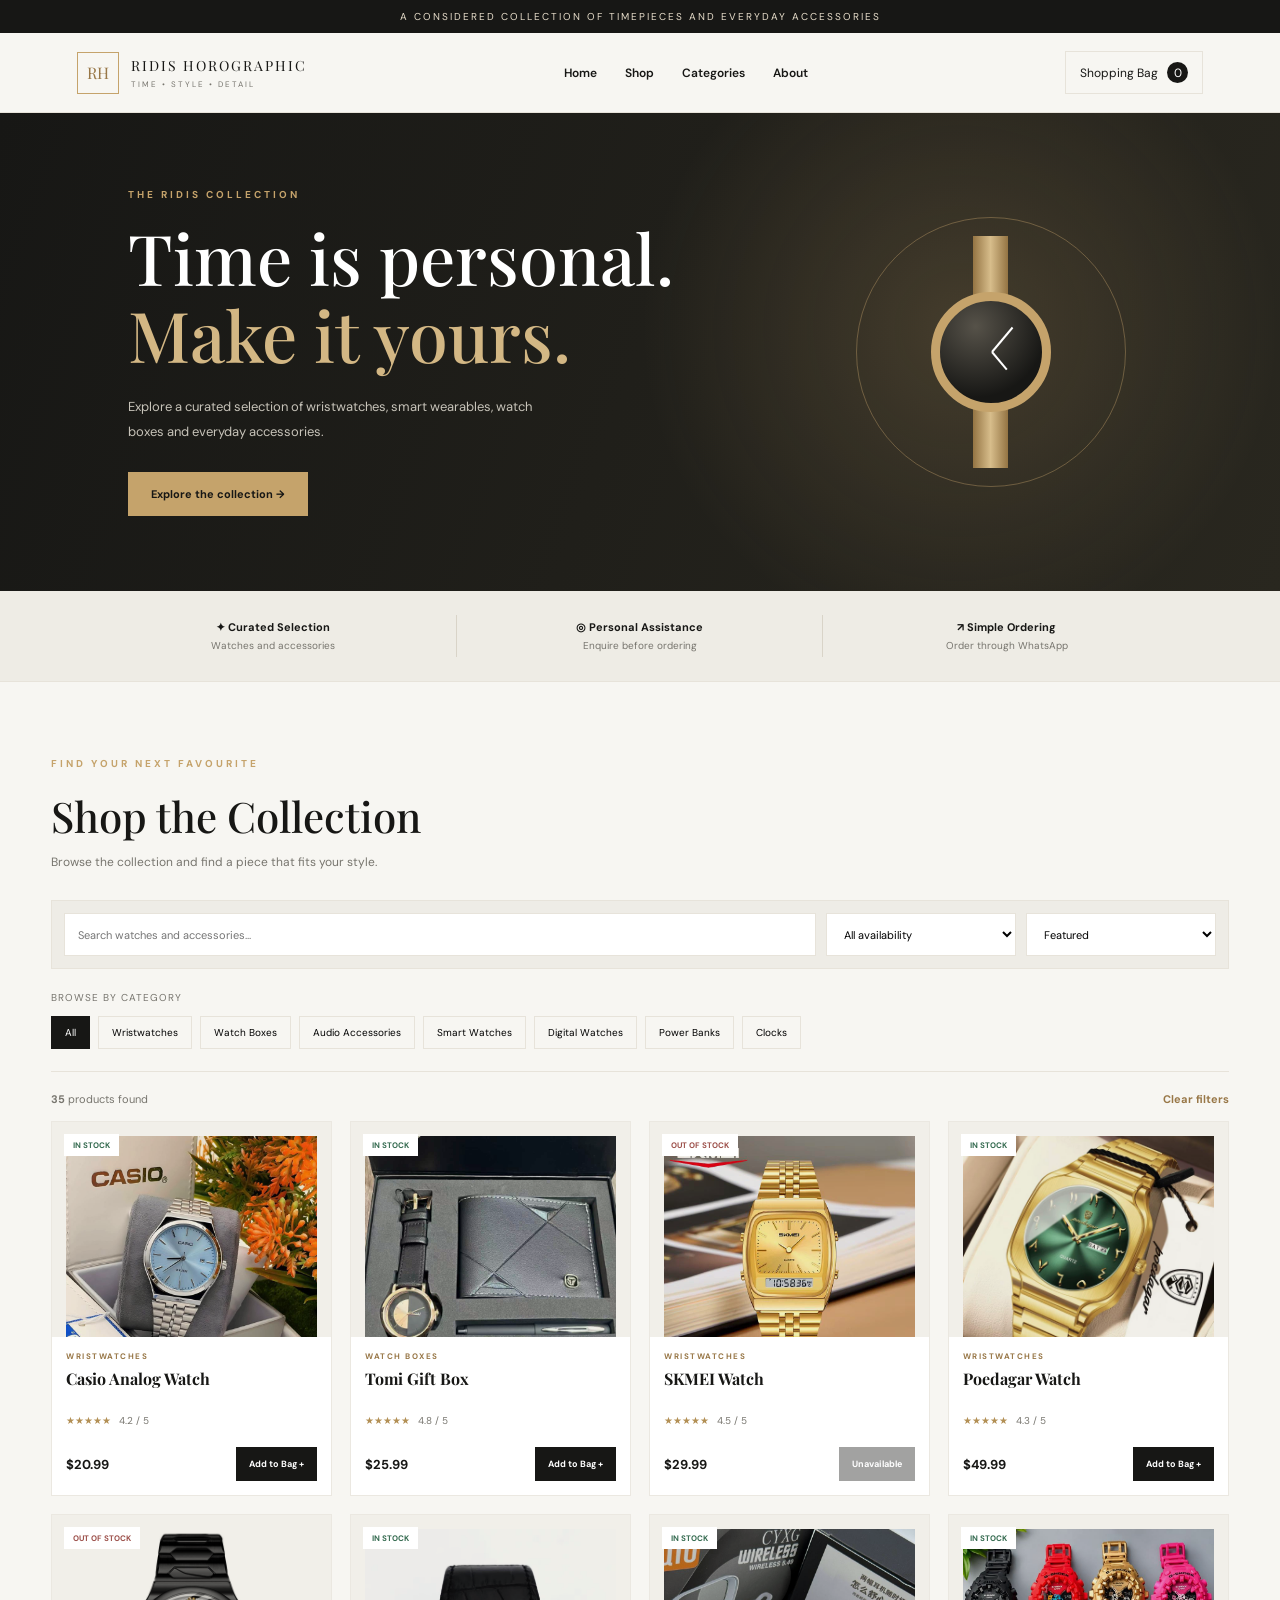
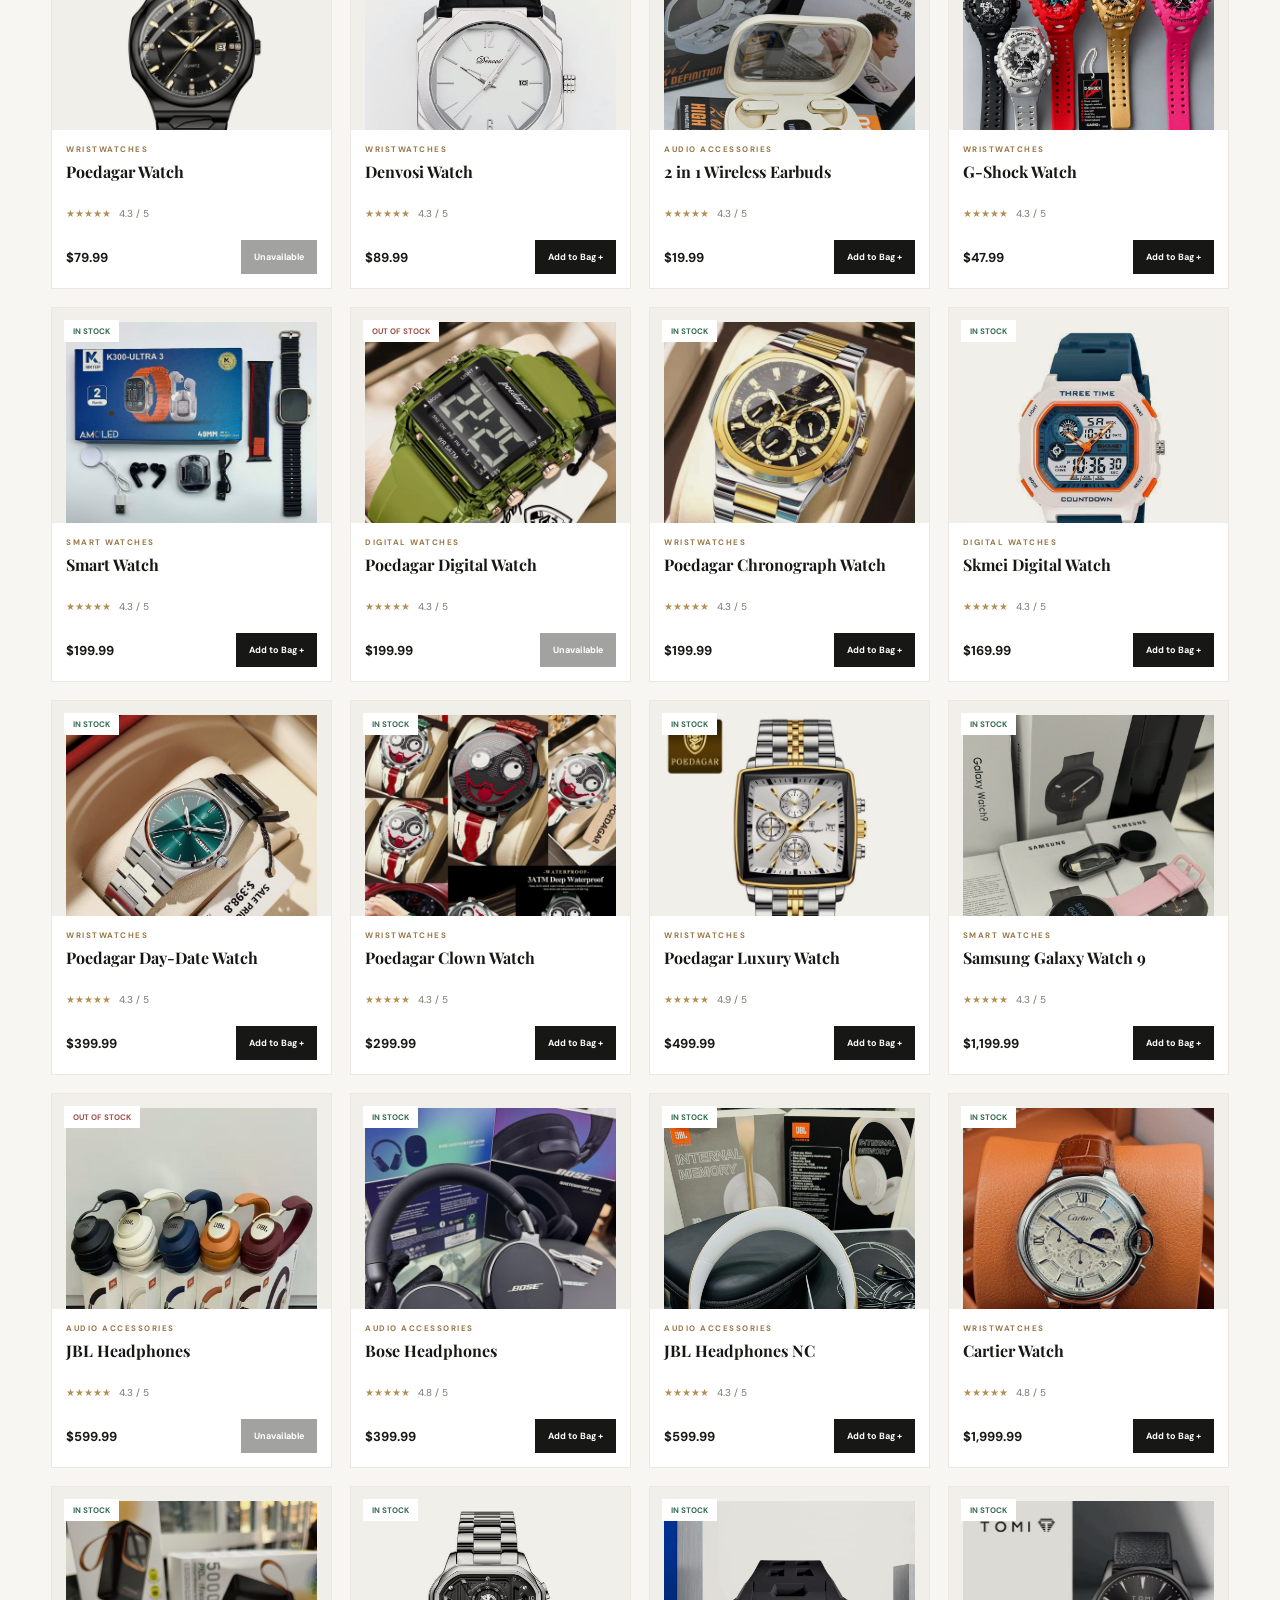
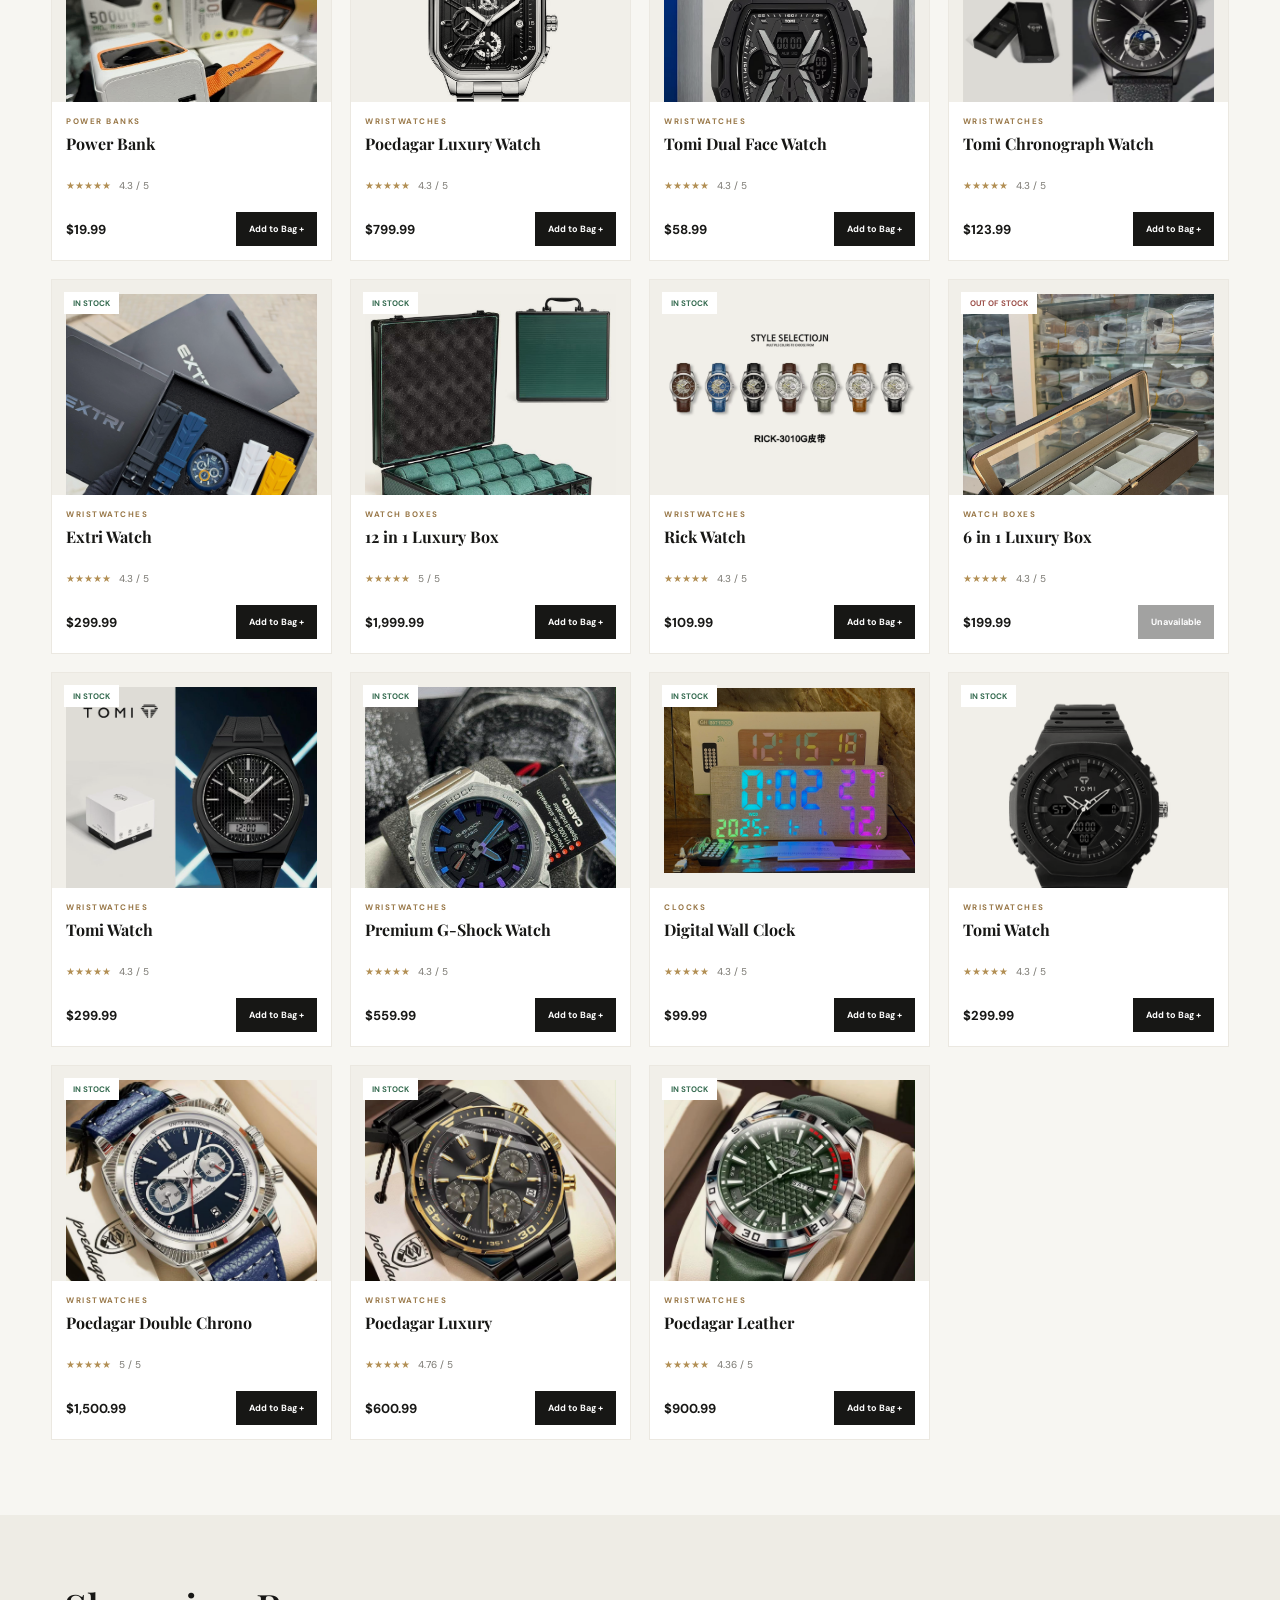
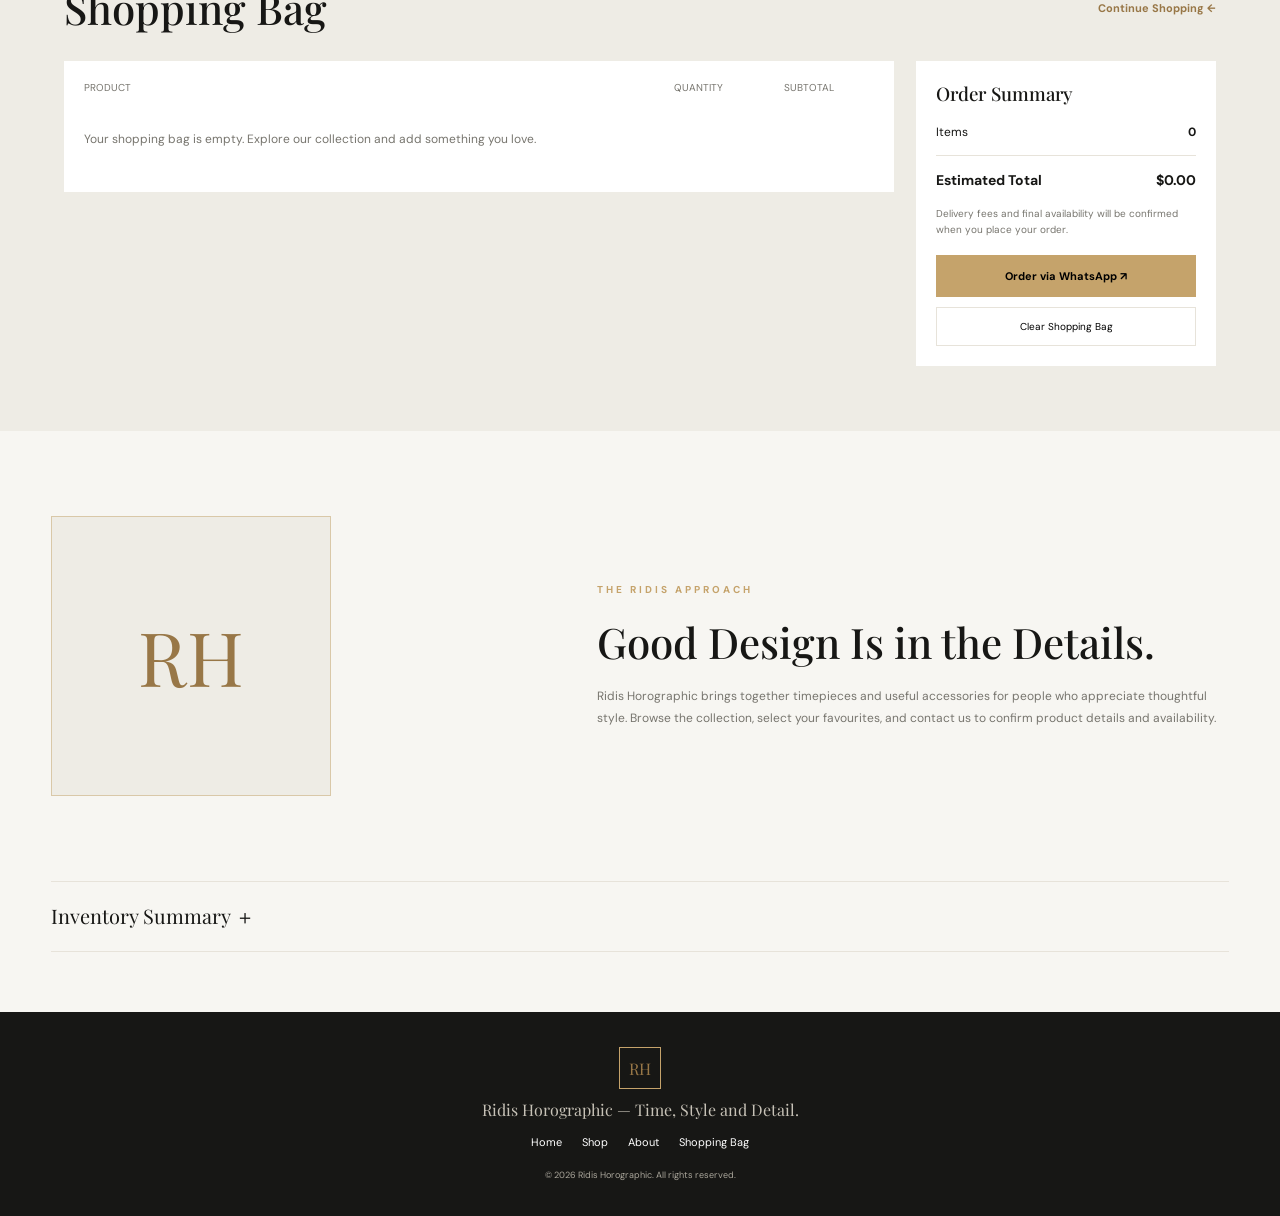
<file: index.html>
<!DOCTYPE html>
<html lang="en">
<head>
<meta charset="UTF-8">
<meta name="viewport" content="width=device-width, initial-scale=1.0">
<meta name="description" content="Shop watches and accessories at Ridis Horographic.">
<title>Ridis Horographic | Premium Timepieces</title>
 <link rel="stylesheet" href="./style.css">

</head>

<body>

<div class="announcement">
  A considered collection of timepieces and everyday accessories
</div>

<header class="navbar">

  <a href="#home" class="brand">
    <span class="brand-logo">RH</span>
    <span class="brand-name">
      RIDIS HOROGRAPHIC
      <small>TIME • STYLE • DETAIL</small>
    </span>
  </a>

  <button class="menu-toggle" id="menuToggle" type="button"
    aria-label="Open navigation" aria-expanded="false">
    ☰
  </button>

  <nav class="nav-links" id="navLinks">
    <a href="#home">Home</a>
    <a href="#shop">Shop</a>
    <a href="#categories">Categories</a>
    <a href="#about">About</a>
  </nav>

  <a href="#shoppingCart" class="cart-link">
    Shopping Bag <span class="cart-count" id="cartCount">0</span>
  </a>

</header>

<main>

  <!-- HERO SECTION -->
  <section class="hero" id="home">
    <div class="hero-content">
      <p class="eyebrow">THE RIDIS COLLECTION</p>

      <h1>
        Time is personal.<br>
        <span>Make it yours.</span>
      </h1>

      <p class="hero-description">
        Explore a curated selection of wristwatches, smart wearables,
        watch boxes and everyday accessories.
      </p>

      <a href="#shop" class="gold-button">
        Explore the collection →
      </a>
    </div>

    <div class="hero-watch" aria-hidden="true">
      <div class="watch-face">
        <span class="watch-hand"></span>
        <span class="watch-hand second"></span>
      </div>
    </div>
  </section>

  <!-- BENEFITS -->
  <section class="benefits">
    <div class="benefit">
      <strong>✦ Curated Selection</strong>
      <span>Watches and accessories</span>
    </div>

    <div class="benefit">
      <strong>◎ Personal Assistance</strong>
      <span>Enquire before ordering</span>
    </div>

    <div class="benefit">
      <strong>↗ Simple Ordering</strong>
      <span>Order through WhatsApp</span>
    </div>
  </section>

  <!-- PRODUCTS -->
  <section class="shop-section container" id="shop">

    <div class="section-heading">
      <p class="eyebrow">FIND YOUR NEXT FAVOURITE</p>
      <h2>Shop the Collection</h2>
      <p>Browse the collection and find a piece that fits your style.</p>
    </div>

    <div class="shop-toolbar">

      <input
        type="search"
        id="productSearch"
        placeholder="Search watches and accessories..."
        autocomplete="off"
      >

      <select id="stockFilter">
        <option value="all">All availability</option>
        <option value="in">In Stock</option>
        <option value="out">Out of Stock</option>
      </select>

      <select id="sortProducts">
        <option value="featured">Featured</option>
        <option value="price-low">Price: Low to High</option>
        <option value="price-high">Price: High to Low</option>
        <option value="rating">Highest Rated</option>
        <option value="name">Name: A to Z</option>
      </select>

    </div>

    <div class="category-area" id="categories">
      <p>Browse by category</p>
      <div class="category-chips" id="categoryChips"></div>
    </div>

    <div class="results-line">
      <p><strong id="totalProducts">0</strong> products found</p>
      <button class="text-button" id="clearFilters" type="button">
        Clear filters
      </button>
    </div>

    <div class="product-grid" id="productGrid"></div>

    <div class="empty-state" id="noResults" hidden>
      <h3>No products found</h3>
      <p>Try another search or clear your filters.</p>
    </div>

  </section>

  <!-- SHOPPING CART -->
  <section class="cart-section" id="shoppingCart">

    <div class="cart-heading">
      <h2>Shopping Bag</h2>
      <a href="#shop" class="text-button">Continue Shopping ←</a>
    </div>

    <div class="cart-layout">

      <div class="cart-items-panel">
        <div class="cart-column-labels">
          <span>Product</span>
          <span>Quantity</span>
          <span>Subtotal</span>
        </div>

        <div id="cartItems">
          <p class="cart-empty">Your shopping bag is empty.</p>
        </div>
      </div>

      <aside class="cart-summary-card">

        <h3>Order Summary</h3>

        <div class="summary-row">
          <span>Items</span>
          <strong id="cartItemCount">0</strong>
        </div>

        <div class="summary-row summary-total">
          <span>Estimated Total</span>
          <strong id="cartTotal">$0.00</strong>
        </div>

        <p class="cart-disclaimer">
          Delivery fees and final availability will be confirmed
          when you place your order.
        </p>

        <button class="checkout-button" id="checkoutWhatsApp" type="button">
          Order via WhatsApp ↗
        </button>

        <button class="clear-cart-button" id="clearCart" type="button">
          Clear Shopping Bag
        </button>

      </aside>

    </div>
  </section>

  <!-- ABOUT -->
  <section class="about-section container" id="about">

    <div class="about-monogram">RH</div>

    <div>
      <p class="eyebrow">THE RIDIS APPROACH</p>
      <h2>Good Design Is in the Details.</h2>

      <p>
        Ridis Horographic brings together timepieces and useful
        accessories for people who appreciate thoughtful style.
        Browse the collection, select your favourites, and contact
        us to confirm product details and availability.
      </p>
    </div>

  </section>

  <!-- INVENTORY SUMMARY -->
  <section class="inventory-section container" id="inventorySummary">

    <details class="inventory-details">
      <summary>Inventory Summary ＋</summary>

      <div class="summary-cards">

        <div class="summary-card">
          <span>AVERAGE PRODUCT RATING</span>
          <strong id="averageRating">Calculating...</strong>
        </div>

        <div class="summary-card">
          <span>HIGHEST-PRICED PRODUCT</span>
          <strong id="highestPriceName">Calculating...</strong>
          <small id="highestPriceValue"></small>
        </div>

        <div class="summary-card">
          <span>HIGHEST-RATED PRODUCT</span>
          <strong id="highestRatingName">Calculating...</strong>
          <small id="highestRatingValue"></small>
        </div>

      </div>

      <div class="category-summary">
        <h3>Products by Category</h3>
        <ul id="categoryCounts"></ul>
      </div>

    </details>

  </section>

</main>

<!-- FOOTER -->
<footer class="footer">

  <div class="brand-logo" style="margin:auto">RH</div>

  <p>Ridis Horographic — Time, Style and Detail.</p>

  <div class="footer-links">
    <a href="#home">Home</a>
    <a href="#shop">Shop</a>
    <a href="#about">About</a>
    <a href="#shoppingCart">Shopping Bag</a>
  </div>

  <small>
    © <span id="currentYear"></span> Ridis Horographic.
    All rights reserved.
  </small>

</footer>

<div class="toast" id="toast" role="status" aria-live="polite"></div>
<script src="./script.js"></script>


</body>
</html>
</file>
<file: style.css>
@import url('https://fonts.googleapis.com/css2?family=DM+Sans:wght@400;500;600;700&family=Playfair+Display:wght@500;600;700&display=swap');

:root {
  --black: #171715;
  --gold: #c5a36b;
  --gold-dark: #987747;
  --cream: #f7f6f2;
  --white: #ffffff;
  --muted: #77756e;
  --border: #e7e3da;
  --green: #356b50;
  --red: #9d514b;
}

* {
  box-sizing: border-box;
  margin: 0;
  padding: 0;
}

html {
  scroll-behavior: smooth;
  scroll-padding-top: 90px;
}

body {
  background: var(--cream);
  color: var(--black);
  font-family: "DM Sans", Arial, sans-serif;
}

button, input, select {
  font: inherit;
}

button {
  cursor: pointer;
}

a {
  text-decoration: none;
  color: inherit;
}

/* ANNOUNCEMENT */
.announcement {
  background: var(--black);
  color: #e7ddca;
  text-align: center;
  padding: 10px;
  font-size: 10px;
  letter-spacing: 2px;
  text-transform: uppercase;
}

/* NAVIGATION */
.navbar {
  min-height: 80px;
  padding: 15px 6%;
  background: var(--cream);
  display: flex;
  align-items: center;
  justify-content: space-between;
  gap: 20px;
  position: sticky;
  top: 0;
  z-index: 100;
  border-bottom: 1px solid var(--border);
}

.brand {
  display: flex;
  align-items: center;
  gap: 12px;
}

.brand-logo {
  width: 42px;
  height: 42px;
  border: 1px solid var(--gold);
  display: grid;
  place-items: center;
  color: var(--gold-dark);
  font-family: "Playfair Display", serif;
}

.brand-name {
  font-family: "Playfair Display", serif;
  letter-spacing: 2px;
  font-size: 14px;
}

.brand-name small {
  display: block;
  color: var(--muted);
  font-family: "DM Sans", sans-serif;
  font-size: 8px;
  margin-top: 4px;
}

.nav-links {
  display: flex;
  align-items: center;
  gap: 28px;
}

.nav-links a {
  font-size: 12px;
  font-weight: 600;
  transition: color .2s;
}

.nav-links a:hover {
  color: var(--gold-dark);
}

.cart-link {
  display: flex;
  align-items: center;
  gap: 9px;
  border: 1px solid var(--border);
  padding: 10px 14px;
  font-size: 12px;
}

.cart-count {
  background: var(--black);
  color: white;
  border-radius: 30px;
  min-width: 21px;
  height: 21px;
  display: grid;
  place-items: center;
  padding: 0 5px;
}

.menu-toggle {
  display: none;
  background: transparent;
  border: 1px solid var(--border);
  padding: 9px;
  font-size: 20px;
}

/* HERO */
.hero {
  min-height: 470px;
  padding: 75px 10%;
  background:
    radial-gradient(circle at 75% 45%, rgba(197,163,107,.2), transparent 32%),
    linear-gradient(110deg, #171715, #29271f);
  color: white;
  display: flex;
  align-items: center;
  position: relative;
  overflow: hidden;
}

.hero-content {
  max-width: 560px;
  position: relative;
  z-index: 2;
}

.eyebrow {
  color: var(--gold);
  font-size: 10px;
  letter-spacing: 3px;
  font-weight: 700;
  margin-bottom: 18px;
}

.hero h1 {
  font-family: "Playfair Display", serif;
  font-size: clamp(42px, 6vw, 70px);
  line-height: 1.1;
  font-weight: 500;
}

.hero h1 span {
  color: #d3b784;
}

.hero-description {
  color: #c7c3b9;
  max-width: 430px;
  font-size: 13px;
  line-height: 1.9;
  margin: 22px 0 28px;
}

.gold-button {
  display: inline-block;
  padding: 15px 23px;
  background: var(--gold);
  color: var(--black);
  font-size: 11px;
  font-weight: 700;
  border: none;
  transition: .3s;
}

.gold-button:hover {
  background: #d7b982;
  transform: translateY(-3px);
}

/* HERO WATCH GRAPHIC */
.hero-watch {
  width: 270px;
  height: 270px;
  border: 1px solid rgba(197,163,107,.4);
  border-radius: 50%;
  position: absolute;
  right: 12%;
  top: 50%;
  transform: translateY(-50%);
  display: grid;
  place-items: center;
}

.watch-face {
  width: 120px;
  height: 120px;
  border: 9px solid var(--gold);
  border-radius: 50%;
  background: radial-gradient(circle at 35% 25%, #565249, #171715 70%);
  position: relative;
}

.watch-face::before,
.watch-face::after {
  content: "";
  width: 35px;
  height: 65px;
  background: linear-gradient(90deg, #947443, #d7bd8b, #947443);
  position: absolute;
  left: 33px;
  z-index: -1;
}

.watch-face::before {
  bottom: 100%;
}

.watch-face::after {
  top: 100%;
}

.watch-hand {
  position: absolute;
  width: 2px;
  height: 32px;
  background: white;
  left: 50%;
  bottom: 50%;
  transform-origin: bottom;
  transform: rotate(40deg);
}

.watch-hand.second {
  height: 23px;
  transform: rotate(140deg);
}

/* BENEFITS */
.benefits {
  display: grid;
  grid-template-columns: repeat(3, 1fr);
  background: #eeece5;
  padding: 24px 7%;
  border-bottom: 1px solid var(--border);
}

.benefit {
  text-align: center;
  border-right: 1px solid #d9d4c8;
  padding: 5px;
}

.benefit:last-child {
  border: 0;
}

.benefit strong {
  display: block;
  font-size: 11px;
}

.benefit span {
  color: var(--muted);
  display: block;
  font-size: 10px;
  margin-top: 5px;
}

/* GENERAL SECTION */
.container {
  width: min(1180px, 92%);
  margin: auto;
}

.shop-section {
  padding: 75px 0;
}

.section-heading {
  margin-bottom: 30px;
}

.section-heading h2,
.cart-section h2,
.about-section h2 {
  font-family: "Playfair Display", serif;
  font-size: clamp(30px, 4vw, 42px);
  font-weight: 500;
}

.section-heading p:last-child {
  color: var(--muted);
  font-size: 12px;
  margin-top: 10px;
}

/* SEARCH AND FILTERS */
.shop-toolbar {
  display: grid;
  grid-template-columns: 1fr 190px 190px;
  gap: 10px;
  background: #eeece6;
  border: 1px solid var(--border);
  padding: 12px;
}

.shop-toolbar input,
.shop-toolbar select {
  width: 100%;
  min-height: 43px;
  background: white;
  border: 1px solid var(--border);
  padding: 10px 13px;
  outline: none;
  font-size: 11px;
}

.shop-toolbar input:focus,
.shop-toolbar select:focus {
  border-color: var(--gold-dark);
}

.category-area {
  padding: 22px 0;
  border-bottom: 1px solid var(--border);
}

.category-area p {
  font-size: 10px;
  color: var(--muted);
  margin-bottom: 12px;
  text-transform: uppercase;
  letter-spacing: 1px;
}

.category-chips {
  display: flex;
  flex-wrap: wrap;
  gap: 8px;
}

.category-chip {
  border: 1px solid var(--border);
  background: transparent;
  padding: 9px 13px;
  font-size: 10px;
  transition: .2s;
}

.category-chip:hover,
.category-chip.active {
  background: var(--black);
  color: white;
  border-color: var(--black);
}

.results-line {
  display: flex;
  align-items: center;
  justify-content: space-between;
  margin: 20px 0 15px;
  font-size: 11px;
  color: var(--muted);
}

.text-button {
  border: none;
  background: none;
  color: var(--gold-dark);
  font-size: 11px;
  font-weight: 700;
}

/* PRODUCT GRID */
.product-grid {
  display: grid;
  grid-template-columns: repeat(4, minmax(0, 1fr));
  gap: 18px;
}

.product-card {
  background: white;
  border: 1px solid #ebe8e1;
  overflow: hidden;
  min-width: 0;
  transition: transform .35s ease, box-shadow .35s ease;
}

.product-card:hover {
  transform: translateY(-6px);
  box-shadow: 0 14px 30px rgba(0,0,0,.12);
}

.product-image {
  height: 215px;
  background: #f1efe9;
  padding: 14px;
  position: relative;
  display: grid;
  place-items: center;
  overflow: hidden;
}

.product-image img {
  width: 100%;
  height: 100%;
  object-fit: contain;
  mix-blend-mode: multiply;
  transition: transform .5s ease;
}

.product-card:hover .product-image img {
  transform: scale(1.07);
}

.image-fallback {
  color: #987747;
  font-family: "Playfair Display", serif;
  font-size: 13px;
  text-align: center;
}

.stock-badge {
  position: absolute;
  top: 12px;
  left: 12px;
  padding: 6px 9px;
  background: white;
  color: var(--green);
  font-size: 8px;
  font-weight: 700;
  text-transform: uppercase;
}

.stock-badge.out {
  color: var(--red);
}

.product-info {
  padding: 14px;
}

.product-category {
  color: var(--gold-dark);
  font-size: 8px;
  font-weight: 700;
  text-transform: uppercase;
  letter-spacing: 1.5px;
  margin-bottom: 7px;
}

.product-name {
  font-family: "Playfair Display", serif;
  font-size: 16px;
  min-height: 38px;
}

.product-rating {
  margin: 8px 0;
  color: #b28f54;
  font-size: 10px;
}

.product-rating span {
  color: var(--muted);
  margin-left: 5px;
}

.product-description {
  max-height: 0;
  overflow: hidden;
  opacity: 0;
  transform: translateY(10px);
  color: var(--muted);
  font-size: 10px;
  line-height: 1.7;
  transition: .4s ease;
}

.product-card:hover .product-description,
.product-card:focus-within .product-description {
  max-height: 100px;
  opacity: 1;
  transform: translateY(0);
  margin: 8px 0;
}

.product-bottom {
  display: flex;
  justify-content: space-between;
  align-items: center;
  gap: 8px;
  margin-top: 12px;
}

.product-price {
  font-size: 13px;
  font-weight: 700;
}

.add-to-cart {
  background: var(--black);
  color: white;
  border: 1px solid var(--black);
  padding: 10px 12px;
  font-size: 9px;
  font-weight: 700;
  transition: .2s;
}

.add-to-cart:hover:not(:disabled) {
  background: var(--gold);
  color: var(--black);
  border-color: var(--gold);
}

.add-to-cart:disabled {
  opacity: .4;
  cursor: not-allowed;
}

.empty-state {
  text-align: center;
  padding: 50px 15px;
  background: white;
  color: var(--muted);
}

.empty-state h3 {
  font-family: "Playfair Display", serif;
  color: var(--black);
  margin: 10px;
}

/* SHOPPING CART */
.cart-section {
  background: #eeece5;
  padding: 65px 5%;
}

.cart-heading {
  max-width: 1180px;
  margin: 0 auto 25px;
  display: flex;
  align-items: center;
  justify-content: space-between;
}

.cart-layout {
  max-width: 1180px;
  margin: auto;
  display: grid;
  grid-template-columns: 1fr 300px;
  gap: 22px;
  align-items: start;
}

.cart-items-panel,
.cart-summary-card {
  background: white;
  padding: 20px;
}

.cart-summary-card h3 {
  font-family: "Playfair Display", serif;
  font-weight: 500;
  margin-bottom: 18px;
}

.cart-column-labels,
.cart-item {
  display: grid;
  grid-template-columns: minmax(0, 1fr) 100px 90px;
  align-items: center;
  gap: 10px;
}

.cart-column-labels {
  padding-bottom: 12px;
  color: var(--muted);
  font-size: 10px;
  text-transform: uppercase;
}

.cart-item {
  padding: 14px 0;
  border-top: 1px solid var(--border);
}

.cart-product {
  display: flex;
  align-items: center;
  gap: 12px;
  min-width: 0;
}

.cart-product img {
  width: 58px;
  height: 58px;
  object-fit: contain;
  background: #f1efe9;
}

.cart-product strong,
.cart-product small {
  display: block;
}

.cart-product strong {
  font-size: 11px;
}

.cart-product small {
  color: var(--muted);
  font-size: 10px;
  margin-top: 4px;
}

.remove-item {
  background: none;
  border: 0;
  color: var(--red);
  font-size: 10px;
  margin-top: 6px;
}

.quantity-control {
  display: flex;
  align-items: center;
  gap: 8px;
}

.quantity-control button {
  width: 25px;
  height: 25px;
  border: 1px solid var(--border);
  background: white;
}

.quantity-control span {
  font-size: 11px;
}

.cart-line-total {
  font-size: 10px;
  text-align: right;
}

.cart-empty {
  color: var(--muted);
  font-size: 12px;
  padding: 25px 0;
}

.summary-row {
  display: flex;
  justify-content: space-between;
  margin: 15px 0;
  font-size: 12px;
}

.summary-total {
  padding-top: 15px;
  border-top: 1px solid var(--border);
  font-weight: 700;
  font-size: 14px;
}

.cart-disclaimer {
  color: var(--muted);
  font-size: 10px;
  line-height: 1.6;
  margin: 17px 0;
}

.checkout-button {
  width: 100%;
  padding: 14px;
  border: none;
  background: var(--gold);
  font-weight: 700;
  font-size: 11px;
}

.clear-cart-button {
  display: block;
  width: 100%;
  padding: 12px;
  margin-top: 10px;
  border: 1px solid var(--border);
  background: white;
  font-size: 10px;
}

/* ABOUT */
.about-section {
  display: grid;
  grid-template-columns: 1fr 1.3fr;
  gap: 60px;
  align-items: center;
  padding: 85px 0;
}

.about-monogram {
  width: min(280px, 100%);
  aspect-ratio: 1;
  display: grid;
  place-items: center;
  border: 1px solid #d9c8a8;
  background: #eeece5;
  color: var(--gold-dark);
  font: 75px "Playfair Display", serif;
}

.about-section p:not(.eyebrow) {
  color: var(--muted);
  font-size: 12px;
  line-height: 1.9;
  margin-top: 15px;
}

/* INVENTORY SUMMARY */
.inventory-section {
  padding-bottom: 60px;
}

.inventory-details {
  border-top: 1px solid var(--border);
  border-bottom: 1px solid var(--border);
}

.inventory-details summary {
  cursor: pointer;
  list-style: none;
  padding: 20px 0;
  font-family: "Playfair Display", serif;
  font-size: 20px;
}

.inventory-details summary::-webkit-details-marker {
  display: none;
}

.summary-cards {
  display: grid;
  grid-template-columns: repeat(3, 1fr);
  gap: 12px;
  padding: 10px 0 20px;
}

.summary-card {
  background: white;
  border: 1px solid var(--border);
  padding: 18px;
  overflow-wrap: anywhere;
}

.summary-card span {
  color: var(--muted);
  font-size: 9px;
  display: block;
  margin-bottom: 10px;
}

.summary-card strong {
  font-family: "Playfair Display", serif;
  font-size: 16px;
}

.summary-card small {
  display: block;
  margin-top: 7px;
  color: var(--gold-dark);
}

.category-summary {
  padding: 10px 0 20px;
}

.category-summary h3 {
  font-family: "Playfair Display", serif;
  margin-bottom: 12px;
}

#categoryCounts {
  display: flex;
  flex-wrap: wrap;
  gap: 8px;
  list-style: none;
}

#categoryCounts li {
  background: #eeece5;
  padding: 9px 12px;
  font-size: 10px;
}

/* FOOTER */
.footer {
  background: var(--black);
  color: white;
  padding: 35px 6%;
  text-align: center;
}

.footer p {
  font-family: "Playfair Display", serif;
  color: #c7c2b7;
  margin: 10px 0;
}

.footer-links {
  display: flex;
  justify-content: center;
  gap: 20px;
  margin: 15px 0;
  font-size: 11px;
}

.footer small {
  display: block;
  color: #aaa69b;
  font-size: 9px;
  margin-top: 20px;
}

/* TOAST MESSAGE */
.toast {
  position: fixed;
  bottom: 20px;
  right: 20px;
  z-index: 200;
  background: var(--black);
  color: white;
  padding: 14px 18px;
  font-size: 11px;
  opacity: 0;
  transform: translateY(12px);
  pointer-events: none;
  transition: .25s;
}

.toast.show {
  opacity: 1;
  transform: translateY(0);
}

/* RESPONSIVE DESIGN */
@media(max-width: 1000px) {
  .product-grid {
    grid-template-columns: repeat(3, minmax(0, 1fr));
  }

  .hero-watch {
    right: 5%;
    transform: translateY(-50%) scale(.8);
  }
}

@media(max-width: 760px) {
  .navbar {
    min-height: 70px;
    padding: 12px 18px;
  }

  .menu-toggle {
    display: block;
  }

  .nav-links {
    display: none;
    position: absolute;
    top: 70px;
    left: 0;
    right: 0;
    padding: 20px;
    background: var(--cream);
    border-bottom: 1px solid var(--border);
    flex-direction: column;
    align-items: flex-start;
  }

  .nav-links.open {
    display: flex;
  }

  .cart-link {
    margin-left: auto;
  }

  .hero {
    min-height: 430px;
    padding: 60px 25px;
  }

  .hero-watch {
    right: -12%;
    opacity: .35;
  }

  .hero-content {
    max-width: 100%;
  }

  .benefits {
    padding: 18px 10px;
  }

  .shop-toolbar {
    grid-template-columns: 1fr 1fr;
  }

  .shop-toolbar input {
    grid-column: 1 / -1;
  }

  .product-grid {
    grid-template-columns: repeat(2, minmax(0, 1fr));
    gap: 11px;
  }

  .product-image {
    height: 170px;
  }

  .product-info {
    padding: 11px;
  }

  .product-name {
    font-size: 14px;
  }

  .product-description {
    max-height: none;
    opacity: 1;
    transform: none;
    margin-top: 7px;
  }

  .cart-layout {
    grid-template-columns: 1fr;
  }

  .about-section {
    grid-template-columns: 1fr;
    gap: 25px;
    padding: 60px 0;
  }

  .about-monogram {
    width: 170px;
    font-size: 48px;
  }

  .summary-cards {
    grid-template-columns: 1fr;
  }
}

@media(max-width: 440px) {
  .benefits {
    grid-template-columns: 1fr;
    gap: 15px;
  }

  .benefit {
    border: 0;
  }

  .shop-toolbar {
    grid-template-columns: 1fr;
  }

  .shop-toolbar input {
    grid-column: auto;
  }

  .product-image {
    height: 145px;
  }

  .cart-section {
    padding: 45px 12px;
  }

  .cart-items-panel {
    padding: 12px;
  }

  .cart-column-labels,
  .cart-item {
    grid-template-columns: minmax(0, 1fr) 75px 65px;
    gap: 5px;
  }

  .cart-product img {
    width: 45px;
    height: 45px;
  }
}

@media(hover: none) {
  .product-description {
    max-height: none;
    opacity: 1;
    transform: none;
    margin-top: 7px;
  }
}

@media(prefers-reduced-motion: reduce) {
  * {
    transition: none !important;
    scroll-behavior: auto !important;
  }
}
</file>
